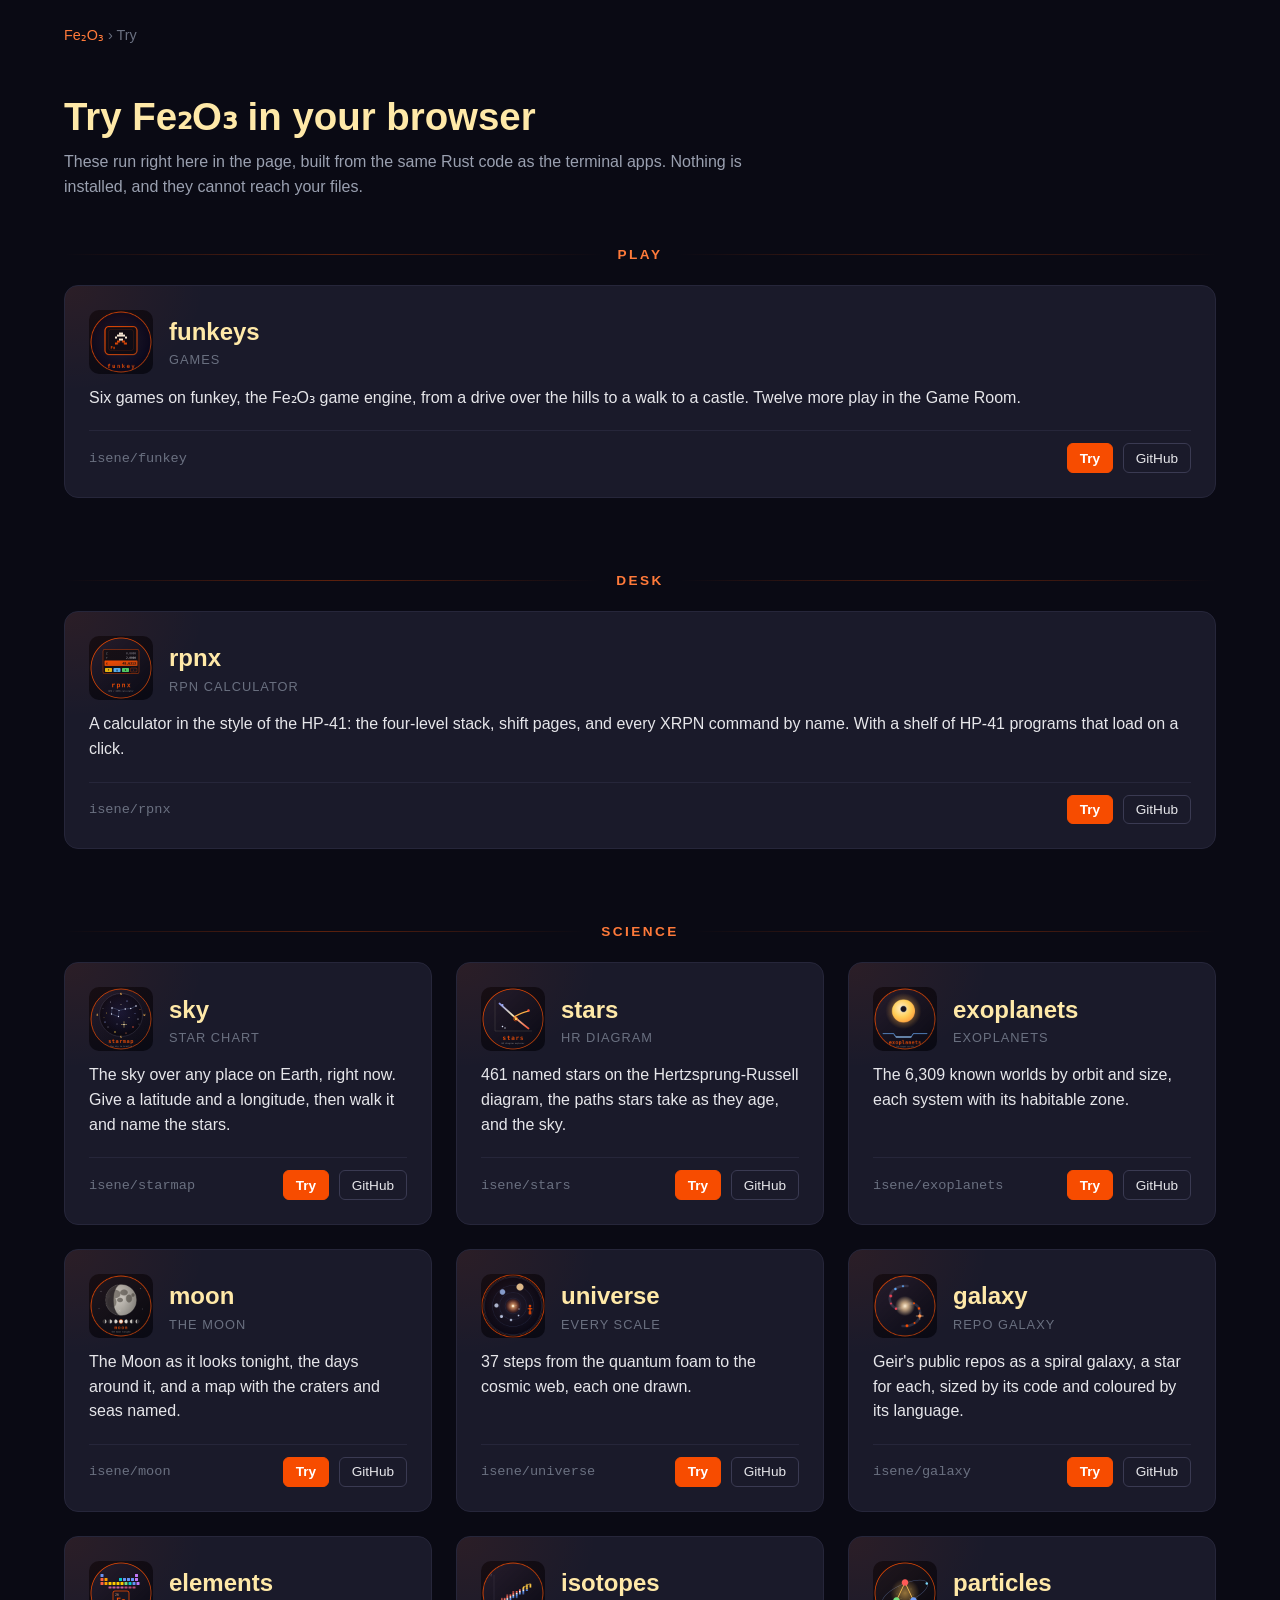
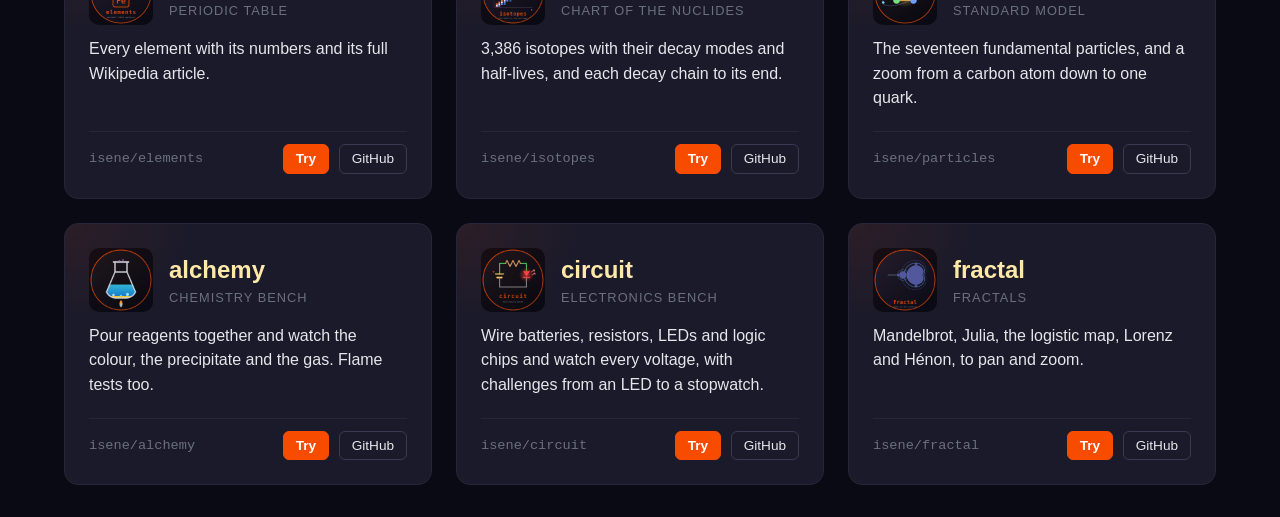
<file: docs/try/index.html>
<!doctype html>
<html lang="en">
<head>
  <meta charset="utf-8">
  <meta name="viewport" content="width=device-width, initial-scale=1">
  <meta http-equiv="Content-Security-Policy" content="default-src 'none'; style-src 'self'; img-src 'self'; base-uri 'none'; form-action 'none'">
  <meta name="referrer" content="no-referrer">
  <title>Try Fe₂O₃ in your browser</title>
  <meta name="description" content="Fe₂O₃ apps and games running in the browser, from the same Rust code as the terminal apps.">
  <link rel="icon" href="../img/fe2o3.svg" type="image/svg+xml">
  <link rel="stylesheet" href="../style.css">
  <link rel="stylesheet" href="try.css">
</head>
<body>
  <main class="container">
    <nav class="crumbs"><a href="../">Fe₂O₃</a> › Try</nav>
    <header class="try-head">
      <h1>Try Fe₂O₃ in your browser</h1>
      <p>These run right here in the page, built from the same Rust code as the terminal apps.
      Nothing is installed, and they cannot reach your files.</p>
    </header>
    <div class="grid-divider first"><span class="grid-divider-label">Play</span></div>
    <div class="grid try-grid">
      <div class="card">
        <div class="card-head">
          <img class="card-logo" src="logos/funkey.png" alt="funkeys logo">
          <div>
            <h3 class="card-title"><a class="card-link" href="funkeys/">funkeys</a></h3>
            <div class="card-kind">Games</div>
          </div>
        </div>
        <p class="card-desc">Six games on funkey, the Fe₂O₃ game engine, from a drive over the hills to a walk to a castle. Twelve more play in the Game Room.</p>
        <div class="card-meta">
          <span class="repo">isene/funkey</span>
          <span class="go"><a class="try" href="funkeys/">Try</a><a href="https://github.com/isene/funkey">GitHub</a></span>
        </div>
      </div>
    </div>
    <div class="grid-divider"><span class="grid-divider-label">Desk</span></div>
    <div class="grid try-grid">
      <div class="card">
        <div class="card-head">
          <img class="card-logo" src="logos/rpnx.png" alt="rpnx logo">
          <div>
            <h3 class="card-title"><a class="card-link" href="app.html?a=rpnx">rpnx</a></h3>
            <div class="card-kind">RPN calculator</div>
          </div>
        </div>
        <p class="card-desc">A calculator in the style of the HP-41: the four-level stack, shift pages, and every XRPN command by name. With a shelf of HP-41 programs that load on a click.</p>
        <div class="card-meta">
          <span class="repo">isene/rpnx</span>
          <span class="go"><a class="try" href="app.html?a=rpnx">Try</a><a href="https://github.com/isene/rpnx">GitHub</a></span>
        </div>
      </div>
    </div>
    <div class="grid-divider"><span class="grid-divider-label">Science</span></div>
    <div class="grid try-grid">
      <div class="card">
        <div class="card-head">
          <img class="card-logo" src="../img/starmap.svg" alt="sky logo">
          <div>
            <h3 class="card-title"><a class="card-link" href="app.html?a=sky">sky</a></h3>
            <div class="card-kind">Star chart</div>
          </div>
        </div>
        <p class="card-desc">The sky over any place on Earth, right now. Give a latitude and a longitude, then walk it and name the stars.</p>
        <div class="card-meta">
          <span class="repo">isene/starmap</span>
          <span class="go"><a class="try" href="app.html?a=sky">Try</a><a href="https://github.com/isene/starmap">GitHub</a></span>
        </div>
      </div>
      <div class="card">
        <div class="card-head">
          <img class="card-logo" src="logos/stars.png" alt="stars logo">
          <div>
            <h3 class="card-title"><a class="card-link" href="app.html?a=stars">stars</a></h3>
            <div class="card-kind">HR diagram</div>
          </div>
        </div>
        <p class="card-desc">461 named stars on the Hertzsprung-Russell diagram, the paths stars take as they age, and the sky.</p>
        <div class="card-meta">
          <span class="repo">isene/stars</span>
          <span class="go"><a class="try" href="app.html?a=stars">Try</a><a href="https://github.com/isene/stars">GitHub</a></span>
        </div>
      </div>
      <div class="card">
        <div class="card-head">
          <img class="card-logo" src="logos/exoplanets.png" alt="exoplanets logo">
          <div>
            <h3 class="card-title"><a class="card-link" href="app.html?a=exoplanets">exoplanets</a></h3>
            <div class="card-kind">Exoplanets</div>
          </div>
        </div>
        <p class="card-desc">The 6,309 known worlds by orbit and size, each system with its habitable zone.</p>
        <div class="card-meta">
          <span class="repo">isene/exoplanets</span>
          <span class="go"><a class="try" href="app.html?a=exoplanets">Try</a><a href="https://github.com/isene/exoplanets">GitHub</a></span>
        </div>
      </div>
      <div class="card">
        <div class="card-head">
          <img class="card-logo" src="logos/moon.png" alt="moon logo">
          <div>
            <h3 class="card-title"><a class="card-link" href="app.html?a=moon">moon</a></h3>
            <div class="card-kind">The Moon</div>
          </div>
        </div>
        <p class="card-desc">The Moon as it looks tonight, the days around it, and a map with the craters and seas named.</p>
        <div class="card-meta">
          <span class="repo">isene/moon</span>
          <span class="go"><a class="try" href="app.html?a=moon">Try</a><a href="https://github.com/isene/moon">GitHub</a></span>
        </div>
      </div>
      <div class="card">
        <div class="card-head">
          <img class="card-logo" src="logos/universe.png" alt="universe logo">
          <div>
            <h3 class="card-title"><a class="card-link" href="app.html?a=universe">universe</a></h3>
            <div class="card-kind">Every scale</div>
          </div>
        </div>
        <p class="card-desc">37 steps from the quantum foam to the cosmic web, each one drawn.</p>
        <div class="card-meta">
          <span class="repo">isene/universe</span>
          <span class="go"><a class="try" href="app.html?a=universe">Try</a><a href="https://github.com/isene/universe">GitHub</a></span>
        </div>
      </div>
      <div class="card">
        <div class="card-head">
          <img class="card-logo" src="logos/galaxy.png" alt="galaxy logo">
          <div>
            <h3 class="card-title"><a class="card-link" href="app.html?a=galaxy">galaxy</a></h3>
            <div class="card-kind">Repo galaxy</div>
          </div>
        </div>
        <p class="card-desc">Geir's public repos as a spiral galaxy, a star for each, sized by its code and coloured by its language.</p>
        <div class="card-meta">
          <span class="repo">isene/galaxy</span>
          <span class="go"><a class="try" href="app.html?a=galaxy">Try</a><a href="https://github.com/isene/galaxy">GitHub</a></span>
        </div>
      </div>
      <div class="card">
        <div class="card-head">
          <img class="card-logo" src="logos/elements.png" alt="elements logo">
          <div>
            <h3 class="card-title"><a class="card-link" href="app.html?a=elements">elements</a></h3>
            <div class="card-kind">Periodic table</div>
          </div>
        </div>
        <p class="card-desc">Every element with its numbers and its full Wikipedia article.</p>
        <div class="card-meta">
          <span class="repo">isene/elements</span>
          <span class="go"><a class="try" href="app.html?a=elements">Try</a><a href="https://github.com/isene/elements">GitHub</a></span>
        </div>
      </div>
      <div class="card">
        <div class="card-head">
          <img class="card-logo" src="logos/isotopes.png" alt="isotopes logo">
          <div>
            <h3 class="card-title"><a class="card-link" href="app.html?a=isotopes">isotopes</a></h3>
            <div class="card-kind">Chart of the nuclides</div>
          </div>
        </div>
        <p class="card-desc">3,386 isotopes with their decay modes and half-lives, and each decay chain to its end.</p>
        <div class="card-meta">
          <span class="repo">isene/isotopes</span>
          <span class="go"><a class="try" href="app.html?a=isotopes">Try</a><a href="https://github.com/isene/isotopes">GitHub</a></span>
        </div>
      </div>
      <div class="card">
        <div class="card-head">
          <img class="card-logo" src="logos/particles.png" alt="particles logo">
          <div>
            <h3 class="card-title"><a class="card-link" href="app.html?a=particles">particles</a></h3>
            <div class="card-kind">Standard Model</div>
          </div>
        </div>
        <p class="card-desc">The seventeen fundamental particles, and a zoom from a carbon atom down to one quark.</p>
        <div class="card-meta">
          <span class="repo">isene/particles</span>
          <span class="go"><a class="try" href="app.html?a=particles">Try</a><a href="https://github.com/isene/particles">GitHub</a></span>
        </div>
      </div>
      <div class="card">
        <div class="card-head">
          <img class="card-logo" src="logos/alchemy.png" alt="alchemy logo">
          <div>
            <h3 class="card-title"><a class="card-link" href="app.html?a=alchemy">alchemy</a></h3>
            <div class="card-kind">Chemistry bench</div>
          </div>
        </div>
        <p class="card-desc">Pour reagents together and watch the colour, the precipitate and the gas. Flame tests too.</p>
        <div class="card-meta">
          <span class="repo">isene/alchemy</span>
          <span class="go"><a class="try" href="app.html?a=alchemy">Try</a><a href="https://github.com/isene/alchemy">GitHub</a></span>
        </div>
      </div>
      <div class="card">
        <div class="card-head">
          <img class="card-logo" src="logos/circuit.png" alt="circuit logo">
          <div>
            <h3 class="card-title"><a class="card-link" href="app.html?a=circuit">circuit</a></h3>
            <div class="card-kind">Electronics bench</div>
          </div>
        </div>
        <p class="card-desc">Wire batteries, resistors, LEDs and logic chips and watch every voltage, with challenges from an LED to a stopwatch.</p>
        <div class="card-meta">
          <span class="repo">isene/circuit</span>
          <span class="go"><a class="try" href="app.html?a=circuit">Try</a><a href="https://github.com/isene/circuit">GitHub</a></span>
        </div>
      </div>
      <div class="card">
        <div class="card-head">
          <img class="card-logo" src="logos/fractal.png" alt="fractal logo">
          <div>
            <h3 class="card-title"><a class="card-link" href="app.html?a=fractal">fractal</a></h3>
            <div class="card-kind">Fractals</div>
          </div>
        </div>
        <p class="card-desc">Mandelbrot, Julia, the logistic map, Lorenz and Hénon, to pan and zoom.</p>
        <div class="card-meta">
          <span class="repo">isene/fractal</span>
          <span class="go"><a class="try" href="app.html?a=fractal">Try</a><a href="https://github.com/isene/fractal">GitHub</a></span>
        </div>
      </div>
    </div>
  </main>
</body>
</html>
</file>
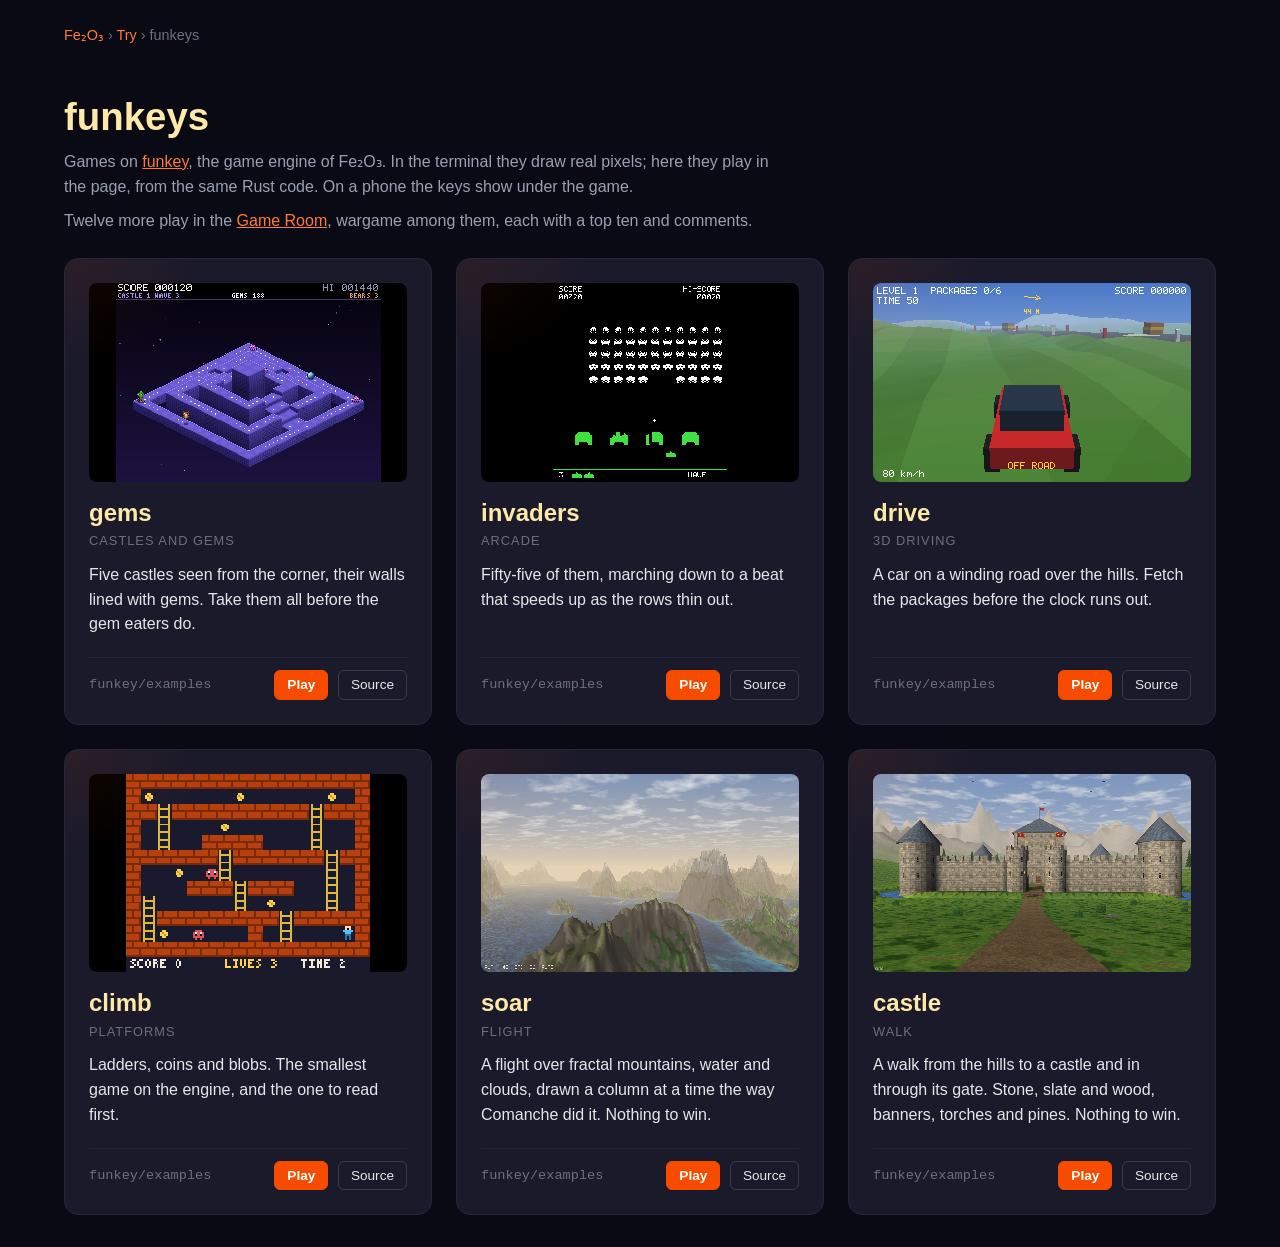
<file: docs/try/funkeys/index.html>
<!doctype html>
<html lang="en">
<head>
  <meta charset="utf-8">
  <meta name="viewport" content="width=device-width, initial-scale=1">
  <meta http-equiv="Content-Security-Policy" content="default-src 'none'; style-src 'self'; img-src 'self'; base-uri 'none'; form-action 'none'">
  <meta name="referrer" content="no-referrer">
  <title>funkeys · try Fe₂O₃</title>
  <meta name="description" content="Games built on funkey, the Fe₂O₃ game engine, playing in the browser.">
  <link rel="icon" href="../../img/fe2o3.svg" type="image/svg+xml">
  <link rel="stylesheet" href="../../style.css">
  <link rel="stylesheet" href="../try.css">
</head>
<body>
  <main class="container">
    <nav class="crumbs"><a href="../../">Fe₂O₃</a> › <a href="../">Try</a> › funkeys</nav>
    <header class="try-head">
      <h1>funkeys</h1>
      <p>Games on <a href="https://github.com/isene/funkey">funkey</a>, the game engine of Fe₂O₃.
      In the terminal they draw real pixels; here they play in the page, from the same Rust code.
      On a phone the keys show under the game.</p>
      <p>Twelve more play in the <a href="https://isene.com/games/">Game Room</a>, wargame among them,
      each with a top ten and comments.</p>
    </header>
    <div class="grid try-grid">
      <div class="card">
        <img class="card-shot" src="img/gems.png" alt="gems: a bear jumps on the wall of a castle lined with gems">
        <div>
          <h3 class="card-title"><a class="card-link" href="play.html?g=gems">gems</a></h3>
          <div class="card-kind">Castles and gems</div>
        </div>
        <p class="card-desc">Five castles seen from the corner, their walls lined with gems. Take them all before the gem eaters do.</p>
        <div class="card-meta">
          <span class="repo">funkey/examples</span>
          <span class="go"><a class="try" href="play.html?g=gems">Play</a><a href="https://github.com/isene/funkey/blob/master/examples/gems.rs">Source</a></span>
        </div>
      </div>
      <div class="card">
        <img class="card-shot" src="img/invaders.png" alt="invaders: five rows of eleven above four shields">
        <div>
          <h3 class="card-title"><a class="card-link" href="play.html?g=invaders">invaders</a></h3>
          <div class="card-kind">Arcade</div>
        </div>
        <p class="card-desc">Fifty-five of them, marching down to a beat that speeds up as the rows thin out.</p>
        <div class="card-meta">
          <span class="repo">funkey/examples</span>
          <span class="go"><a class="try" href="play.html?g=invaders">Play</a><a href="https://github.com/isene/funkey/blob/master/examples/invaders.rs">Source</a></span>
        </div>
      </div>
      <div class="card">
        <img class="card-shot" src="img/drive.png" alt="drive: a red car on a road over green hills">
        <div>
          <h3 class="card-title"><a class="card-link" href="play.html?g=drive">drive</a></h3>
          <div class="card-kind">3D driving</div>
        </div>
        <p class="card-desc">A car on a winding road over the hills. Fetch the packages before the clock runs out.</p>
        <div class="card-meta">
          <span class="repo">funkey/examples</span>
          <span class="go"><a class="try" href="play.html?g=drive">Play</a><a href="https://github.com/isene/funkey/blob/master/examples/drive.rs">Source</a></span>
        </div>
      </div>
      <div class="card">
        <img class="card-shot" src="img/climb.png" alt="climb: bricks, ladders and coins">
        <div>
          <h3 class="card-title"><a class="card-link" href="play.html?g=climb">climb</a></h3>
          <div class="card-kind">Platforms</div>
        </div>
        <p class="card-desc">Ladders, coins and blobs. The smallest game on the engine, and the one to read first.</p>
        <div class="card-meta">
          <span class="repo">funkey/examples</span>
          <span class="go"><a class="try" href="play.html?g=climb">Play</a><a href="https://github.com/isene/funkey/blob/master/examples/climb.rs">Source</a></span>
        </div>
      </div>
      <div class="card">
        <img class="card-shot" src="img/soar.png" alt="soar: rocky green peaks rising from a blue sea, more peaks fading into the haze, clouds above">
        <div>
          <h3 class="card-title"><a class="card-link" href="play.html?g=soar">soar</a></h3>
          <div class="card-kind">Flight</div>
        </div>
        <p class="card-desc">A flight over fractal mountains, water and clouds, drawn a column at a time the way Comanche did it. Nothing to win.</p>
        <div class="card-meta">
          <span class="repo">funkey/examples</span>
          <span class="go"><a class="try" href="play.html?g=soar">Play</a><a href="https://github.com/isene/funkey/blob/master/examples/soar.rs">Source</a></span>
        </div>
      </div>
      <div class="card">
        <img class="card-shot" src="img/castle.png" alt="castle: a dirt path across the grass to a stone castle with round towers, slate roofs and red banners, mountains behind">
        <div>
          <h3 class="card-title"><a class="card-link" href="play.html?g=castle">castle</a></h3>
          <div class="card-kind">Walk</div>
        </div>
        <p class="card-desc">A walk from the hills to a castle and in through its gate. Stone, slate and wood, banners, torches and pines. Nothing to win.</p>
        <div class="card-meta">
          <span class="repo">funkey/examples</span>
          <span class="go"><a class="try" href="play.html?g=castle">Play</a><a href="https://github.com/isene/funkey/blob/master/examples/castle.rs">Source</a></span>
        </div>
      </div>
    </div>
  </main>
</body>
</html>
</file>
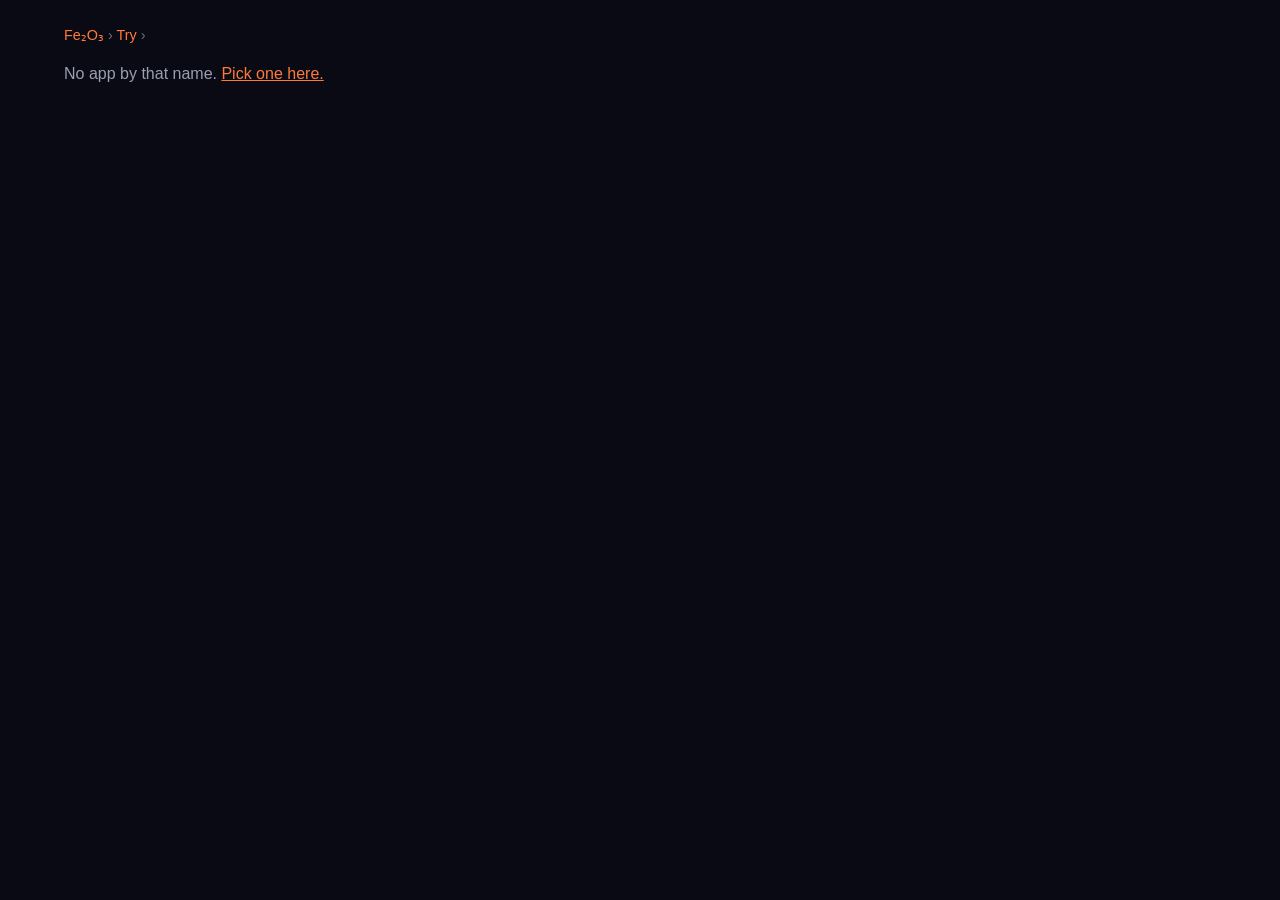
<file: docs/try/app.html>
<!doctype html>
<html lang="en">
<head>
  <meta charset="utf-8">
  <meta name="viewport" content="width=device-width, initial-scale=1">
  <meta http-equiv="Content-Security-Policy" content="default-src 'none'; script-src 'self' 'wasm-unsafe-eval'; style-src 'self' 'sha256-47DEQpj8HBSa+/TImW+5JCeuQeRkm5NMpJWZG3hSuFU=' 'sha256-e7uFiLwOXun+DD/anFg9kqM1kEud9GWAPq/orhzZ9YU='; img-src 'self'; connect-src 'self'; base-uri 'none'; form-action 'none'">
  <meta name="referrer" content="no-referrer">
  <title>Try Fe₂O₃</title>
  <link rel="icon" href="../img/fe2o3.svg" type="image/svg+xml">
  <link rel="stylesheet" href="../style.css">
  <link rel="stylesheet" href="term/xterm.css">
  <link rel="stylesheet" href="try.css?v=4">
</head>
<body>
  <main class="container">
    <nav class="crumbs"><a href="../">Fe₂O₃</a> › <a href="./">Try</a> › <span id="name"></span></nav>
    <div class="app" id="app" hidden>
      <div class="screen" id="screen"></div>
      <div class="pad keybar" id="pad" hidden></div>
      <p class="bar">
        <button type="button" id="full">Full screen</button>
        <button type="button" id="keys">Keys on screen</button>
        <a id="repo" href="https://github.com/isene">GitHub</a>
      </p>
      <p class="help" id="help"></p>
    </div>
    <p class="help" id="none" hidden>No app by that name. <a href="./">Pick one here.</a></p>
  </main>
  <script src="term/xterm.js?v=6.0.0"></script>
  <script src="term/addon-fit.js?v=0.11.0"></script>
  <script src="term/addon-webgl.js?v=0.19.0"></script>
  <script src="term/addon-image.js?v=0.9.0"></script>
  <script src="term/term.js?v=6"></script>
  <script src="app.js?v=5"></script>
</body>
</html>
</file>
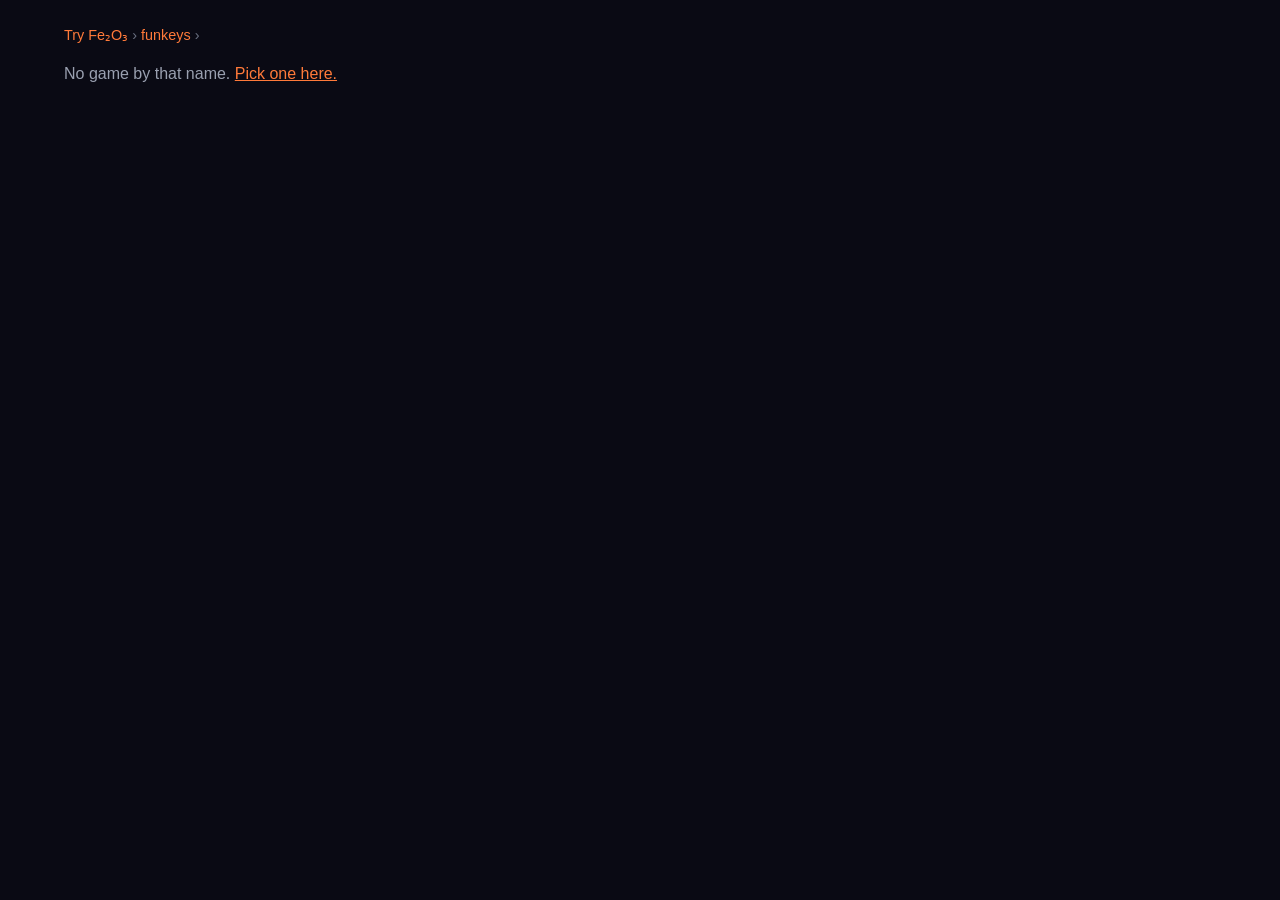
<file: docs/try/funkeys/play.html>
<!doctype html>
<html lang="en">
<head>
  <meta charset="utf-8">
  <meta name="viewport" content="width=device-width, initial-scale=1">
  <meta http-equiv="Content-Security-Policy" content="default-src 'none'; script-src 'self' 'wasm-unsafe-eval'; style-src 'self'; img-src 'self'; connect-src 'self' https://isene.com; base-uri 'none'; form-action 'none'">
  <meta name="referrer" content="no-referrer">
  <title>Play · try Fe₂O₃</title>
  <link rel="icon" href="../../img/fe2o3.svg" type="image/svg+xml">
  <link rel="stylesheet" href="../../style.css">
  <link rel="stylesheet" href="../try.css">
</head>
<body>
  <main class="container">
    <nav class="crumbs"><a href="../">Try Fe₂O₃</a> › <a href="./">funkeys</a> › <span id="name"></span></nav>
    <div class="game" id="game" hidden>
      <canvas id="screen"></canvas>
      <div class="pad" id="pad" hidden></div>
      <p class="bar">
        <button type="button" id="full">Full screen</button>
        <button type="button" id="keys">Keys on screen</button>
        <a id="src" href="https://github.com/isene/funkey">Source</a>
      </p>
      <p class="help" id="help"></p>
    </div>
    <p class="help" id="none" hidden>No game by that name. <a href="./">Pick one here.</a></p>
  </main>
  <script src="../funkey.js?v=2"></script>
  <script src="game.js?v=15"></script>
</body>
</html>
</file>
<file: docs/style.css>
/* Fe2O3 site - dark starfield with rust accent */

:root {
  --rust: #f74c00;
  --rust-dark: #b7410e;
  --rust-glow: #ff7a3a;
  --bg: #0a0a14;
  --bg-elev: #161622;
  --bg-card: #1a1a2a;
  --fg: #e6e6ea;
  --fg-dim: #9aa0b0;
  --fg-mute: #6a7080;
  --cyan: #80dfff;
  --green: #4ade80;
  --yellow: #ffe9a8;
}

* { box-sizing: border-box; margin: 0; padding: 0; }

html, body {
  background: var(--bg);
  color: var(--fg);
  font-family: -apple-system, BlinkMacSystemFont, "Segoe UI", Roboto, sans-serif;
  line-height: 1.55;
  min-height: 100vh;
  overflow-x: hidden;
}

/* Starfield backdrop (CSS-only, no JS) */
body::before {
  content: "";
  position: fixed;
  inset: 0;
  background:
    radial-gradient(1px 1px at 20% 30%,  rgba(255,255,255,0.6), transparent 50%),
    radial-gradient(1px 1px at 60% 20%,  rgba(255,255,255,0.4), transparent 50%),
    radial-gradient(1px 1px at 80% 60%,  rgba(255,255,255,0.7), transparent 50%),
    radial-gradient(1px 1px at 30% 80%,  rgba(255,255,255,0.5), transparent 50%),
    radial-gradient(1px 1px at 70% 90%,  rgba(255,255,255,0.6), transparent 50%),
    radial-gradient(1px 1px at 90% 40%,  rgba(128,223,255,0.5), transparent 50%),
    radial-gradient(2px 2px at 10% 70%,  rgba(255,233,168,0.5), transparent 50%),
    radial-gradient(1px 1px at 50% 50%,  rgba(255,255,255,0.4), transparent 50%),
    radial-gradient(1200px 800px at 80% -10%, rgba(247,76,0,0.12), transparent 60%),
    radial-gradient(900px 600px at -10% 100%, rgba(128,223,255,0.08), transparent 60%);
  pointer-events: none;
  z-index: -1;
}

.container {
  max-width: 1200px;
  margin: 0 auto;
  padding: 0 1.5rem;
}

/* Hero */
.hero {
  padding: 6rem 0 4rem;
  text-align: center;
}

.hero-logo {
  width: 160px;
  height: 160px;
  margin: 0 auto 1.5rem;
  display: block;
  filter: drop-shadow(0 0 40px rgba(247, 76, 0, 0.45));
}

.hero h1 {
  font-size: clamp(2.5rem, 6vw, 4.5rem);
  font-weight: 800;
  letter-spacing: -0.02em;
  background: linear-gradient(135deg, #ffe9a8 0%, var(--rust) 50%, var(--cyan) 100%);
  -webkit-background-clip: text;
  background-clip: text;
  color: transparent;
  margin-bottom: 0.5rem;
}

.hero .formula {
  font-family: "Times New Roman", serif;
  font-style: italic;
  font-size: 1.1em;
}
.hero .formula sub { font-size: 0.65em; }

.tagline {
  font-size: clamp(1rem, 2vw, 1.3rem);
  color: var(--fg-dim);
  margin-bottom: 2rem;
  max-width: 640px;
  margin-left: auto;
  margin-right: auto;
}

.badges {
  display: flex;
  justify-content: center;
  gap: 0.5rem;
  flex-wrap: wrap;
  margin-bottom: 2rem;
}
.badges img { height: 20px; }

.cta {
  display: inline-flex;
  gap: 1rem;
  flex-wrap: wrap;
  justify-content: center;
}
.cta a {
  display: inline-block;
  padding: 0.75rem 1.5rem;
  border-radius: 8px;
  text-decoration: none;
  font-weight: 600;
  transition: transform 0.15s, box-shadow 0.15s;
}
.cta a:hover { transform: translateY(-2px); box-shadow: 0 10px 30px rgba(0,0,0,0.4); }
.cta .primary {
  background: linear-gradient(135deg, var(--rust), var(--rust-dark));
  color: white;
}
.cta .secondary {
  background: var(--bg-card);
  color: var(--fg);
  border: 1px solid #333;
}

/* Section headers */
section {
  padding: 4rem 0;
}
section h2 {
  font-size: 2rem;
  font-weight: 700;
  margin-bottom: 0.5rem;
  color: var(--yellow);
}
section .section-intro {
  color: var(--fg-dim);
  max-width: 720px;
  margin-bottom: 2.5rem;
}

/* Grid of tool cards */
.grid {
  display: grid;
  grid-template-columns: repeat(auto-fit, minmax(300px, 1fr));
  gap: 1.5rem;
}

/* Visual break between the apps grid and the libraries grid: a thin
   horizontal rule on each side with a centered label. The rule
   colours follow the rust accent at low opacity to match the page. */
.grid-divider {
  display: flex;
  align-items: center;
  gap: 1rem;
  margin: 2.5rem 0 1.25rem;
  color: var(--fg-mute);
  font-size: 0.85rem;
  text-transform: uppercase;
  letter-spacing: 0.18em;
}
.grid-divider.first {
  margin-top: 1.25rem;
}
.grid-divider::before,
.grid-divider::after {
  content: "";
  flex: 1;
  height: 1px;
  background: linear-gradient(to right, transparent, rgba(247, 76, 0, 0.35), transparent);
}
.grid-divider-label {
  white-space: nowrap;
  color: var(--rust-glow, #f74c00);
  font-weight: 600;
}

.card {
  background: var(--bg-card);
  border: 1px solid #26263a;
  border-radius: 14px;
  padding: 1.5rem;
  transition: transform 0.2s, border-color 0.2s, box-shadow 0.2s;
  position: relative;
  overflow: hidden;
  text-decoration: none;
  color: inherit;
  display: flex;
  flex-direction: column;
  gap: 0.75rem;
}
.card:hover {
  transform: translateY(-4px);
  border-color: var(--rust);
  box-shadow: 0 20px 50px rgba(247, 76, 0, 0.2);
}
.card::before {
  content: "";
  position: absolute;
  inset: 0;
  background: radial-gradient(200px 150px at 0% 0%, rgba(247, 76, 0, 0.08), transparent 70%);
  pointer-events: none;
}

.card-head {
  display: flex;
  align-items: center;
  gap: 1rem;
}
.card-logo {
  width: 64px;
  height: 64px;
  flex-shrink: 0;
  border-radius: 10px;
  background: #0a0a14;
}
.card-title {
  font-size: 1.5rem;
  font-weight: 700;
  color: var(--yellow);
  margin: 0;
}
/* Stretched-link pattern: the title is the actual link, but its
   ::after overlays the whole .card so the entire surface clicks
   through to the repo. Required because <a class="card"> can't
   contain a nested <a> (e.g. the Ruby-equivalent reference) — the
   HTML5 parser otherwise yanks every block element after the inner
   <a> out of the card and into the grid as a sibling. */
.card-link {
  color: inherit;
  text-decoration: none;
}
.card-link::after {
  content: "";
  position: absolute;
  inset: 0;
  z-index: 1;
}
.card-ruby a {
  position: relative;
  z-index: 2;
}
.card-kind {
  font-size: 0.8rem;
  color: var(--fg-mute);
  text-transform: uppercase;
  letter-spacing: 0.08em;
}
.card-kind.lib { color: var(--cyan); }
.card-kind.companion { color: #a78bfa; }

/* Companion cards: visually distinct from the Rust suite proper.
   Left-edge accent in Kotlin/Android purple, faint border tint,
   hover stays in the same family rather than the rust glow. */
.card.companion {
  border-color: #2d2640;
  border-left: 3px solid #7f52ff;
}
.card.companion::before {
  background: radial-gradient(200px 150px at 0% 0%, rgba(127, 82, 255, 0.10), transparent 70%);
}
.card.companion:hover {
  border-color: #a78bfa;
  box-shadow: 0 20px 50px rgba(127, 82, 255, 0.18);
}

.card-ruby {
  font-size: 0.78rem;
  color: var(--fg-mute);
  margin-top: 0.15rem;
}
.card-ruby a {
  color: #e2544a;  /* faint Ruby red */
  text-decoration: none;
  font-family: ui-monospace, "SF Mono", Menlo, monospace;
}
.card-ruby a:hover { text-decoration: underline; }

.card-desc {
  color: var(--fg);
  flex-grow: 1;
}

.card-meta {
  display: flex;
  align-items: center;
  justify-content: space-between;
  gap: 0.5rem;
  margin-top: 0.5rem;
  padding-top: 0.75rem;
  border-top: 1px solid #26263a;
}
.card-meta img { height: 20px; }
.card-meta .repo {
  color: var(--fg-mute);
  font-size: 0.85rem;
  font-family: ui-monospace, "SF Mono", Menlo, monospace;
}

/* Install section */
.install pre {
  background: #05050a;
  border: 1px solid #26263a;
  border-radius: 10px;
  padding: 1.25rem 1.5rem;
  overflow-x: auto;
  font-family: ui-monospace, "SF Mono", Menlo, monospace;
  font-size: 0.92rem;
  color: #e6e6ea;
  line-height: 1.6;
}
.install pre .comment { color: var(--fg-mute); }
.install pre .cmd { color: var(--green); }

/* Features / why */
.features {
  display: grid;
  grid-template-columns: repeat(auto-fit, minmax(260px, 1fr));
  gap: 1.25rem;
}
.feature {
  background: var(--bg-card);
  border-left: 3px solid var(--rust);
  border-radius: 6px;
  padding: 1.25rem;
}
.feature h3 {
  color: var(--rust-glow);
  font-size: 1.1rem;
  margin-bottom: 0.4rem;
}
.feature p { color: var(--fg-dim); font-size: 0.95rem; }

/* Footer */
footer {
  padding: 3rem 0 4rem;
  text-align: center;
  color: var(--fg-mute);
  border-top: 1px solid #1a1a2a;
  margin-top: 4rem;
}
footer a { color: var(--rust-glow); text-decoration: none; }
footer a:hover { text-decoration: underline; }

@media (max-width: 600px) {
  .hero { padding: 4rem 0 2rem; }
  .card { padding: 1.25rem; }
  .card-head { flex-direction: column; text-align: center; }
}

/* The launcher block: a wide card with the grid screenshot beside the
   words. Stacks on narrow screens like everything else here. */
.launcher {
  display: flex;
  gap: 1.75rem;
  align-items: center;
  margin: 0 0 2.5rem;
  padding: 1.5rem;
  border: 1px solid rgba(247, 76, 0, 0.35);
  border-radius: 10px;
  background: linear-gradient(135deg, rgba(247, 76, 0, 0.07), rgba(0, 0, 0, 0));
}
.launcher-shot {
  flex: 1 1 52%;
  min-width: 0;
}
.launcher-shot img {
  width: 100%;
  height: auto;
  display: block;
  border-radius: 6px;
  border: 1px solid rgba(255, 255, 255, 0.08);
}
.launcher-copy {
  flex: 1 1 44%;
  min-width: 0;
}
.launcher-copy h3 {
  margin: 0 0 0.5rem;
  color: var(--rust-glow, #f74c00);
  font-size: 1.25rem;
}
.launcher-copy p {
  margin: 0 0 0.75rem;
}
.launcher-copy pre {
  margin: 0;
}
@media (max-width: 760px) {
  .launcher { flex-direction: column; align-items: stretch; }
}
</file>
<file: docs/try/try.css>
/* The try pages: apps and games that run in the browser. Built on the
   landing page's style.css (colours, cards, grid). */

.try-head { padding: 3rem 0 1.5rem; }
.try-head h1 { font-size: 2.4rem; color: var(--yellow); line-height: 1.2; }
.try-head p { color: var(--fg-dim); max-width: 720px; margin-top: 0.6rem; }
.try-head a, .help a { color: var(--rust-glow); }
.crumbs { font-size: 0.9rem; color: var(--fg-mute); padding-top: 1.5rem; }
.crumbs a { color: var(--rust-glow); text-decoration: none; }
.crumbs a:hover { text-decoration: underline; }
.try-grid { padding-bottom: 2rem; }

/* A card's buttons sit above the stretched title link. */
.card-meta .go { display: flex; gap: 0.6rem; position: relative; z-index: 2; }
.card-meta .go a { font-size: 0.85rem; text-decoration: none; padding: 0.2rem 0.75rem; border-radius: 6px;
  border: 1px solid #3a3a52; color: var(--fg); }
.card-meta .go a.try { background: var(--rust); border-color: var(--rust); color: #fff; font-weight: 600; }
.card-meta .go a:hover { border-color: var(--rust-glow); }
.card-shot { width: 100%; aspect-ratio: 16 / 10; object-fit: contain; background: #000; border-radius: 8px;
  image-rendering: pixelated; }

/* A game: the canvas, its buttons, the keys on the screen. */
.game { margin: 1rem auto 0; }
.game canvas { display: block; width: 100%; background: #000; }
.game .fk.on canvas { outline: 2px solid var(--yellow); outline-offset: 2px; }
.bar { margin: 0.6rem 0 0; display: flex; flex-wrap: wrap; gap: 0.5rem; align-items: center; }
.bar button, .bar a, .pad button { font: inherit; color: var(--fg); background: var(--bg-card); border: 1px solid #3a3a52;
  border-radius: 6px; cursor: pointer; }
.bar button, .bar a { font-size: 0.9rem; padding: 0.25rem 0.8rem; text-decoration: none; }
.bar button:hover, .bar a:hover { border-color: var(--rust-glow); }
.help { color: var(--fg-dim); margin: 1rem 0 3rem; max-width: 760px; }
.help kbd { font-family: ui-monospace, "SF Mono", Menlo, monospace; font-size: 0.85em; padding: 0.05rem 0.35rem;
  border: 1px solid #3a3a52; border-radius: 4px; background: var(--bg-card); color: var(--fg); }

.pad { display: flex; flex-wrap: wrap; justify-content: space-between; gap: 0.8rem; margin: 0.6rem 0 0;
  user-select: none; -webkit-user-select: none; }
.pad[hidden] { display: none; }
.pad .move, .pad .keys { display: grid; gap: 0.3rem; }
.pad .move { grid-template-columns: repeat(3, 3.4rem); grid-auto-rows: 3.2rem; }
.pad .keys { grid-template-columns: repeat(3, 4.4rem); grid-auto-rows: 3.2rem; }
.pad .keys.wide { grid-template-columns: repeat(4, 4rem); }
.pad button { padding: 0; font-weight: 600; font-size: 1.1rem; line-height: 1.05; touch-action: none;
  -webkit-touch-callout: none; }
.pad button.gap { visibility: hidden; }
.pad button small { display: block; font-size: 0.6rem; font-weight: 400; opacity: 0.7; }
.pad button.down { background: var(--yellow); color: #000; }

.game:fullscreen { background: #000; box-sizing: border-box; padding: 0.5rem; margin: 0; max-width: none; display: grid;
  gap: 0.5rem; grid-template: "screen" 1fr "pad" auto / 1fr; }
.game:fullscreen .fk { grid-area: screen; min-height: 0; }
.game:fullscreen .fk, .game:fullscreen canvas { width: 100%; height: 100%; }
.game:fullscreen canvas { aspect-ratio: auto !important; object-fit: contain; }
.game:fullscreen .fk.on canvas { outline: none; }
.game:fullscreen .pad { grid-area: pad; margin: 0; }
.game:fullscreen .bar, .game:fullscreen .help { display: none; }
@media (orientation: landscape) {
  .game:fullscreen { grid-template: "move screen keys" 1fr / auto 1fr auto; align-items: center; }
  .game:fullscreen .pad:not([hidden]) { display: contents; }
  .game:fullscreen .move { grid-area: move; }
  .game:fullscreen .keys { grid-area: keys; }
}

/* A terminal app: xterm.js in a box most of the window high. */
.app { margin: 1rem 0 0; }
/* The padding sits on xterm's own element and the edge is a shadow, so
   the fit addon counts only room for text. */
.app .screen { height: min(72vh, 46rem); background: #0a0910; box-shadow: 0 0 0 1px #26263a; border-radius: 8px; }
.app .screen .xterm { padding: 6px; }
/* Keys go in while the terminal has the focus. */
.app .screen.on { box-shadow: 0 0 0 2px var(--yellow); }
.pad.keybar { justify-content: flex-start; gap: 0.3rem; }
.pad.keybar button { min-width: 3rem; height: 2.6rem; padding: 0 0.6rem; font-size: 1rem; }
.app:fullscreen { background: #0a0910; box-sizing: border-box; padding: 0.5rem; display: flex; flex-direction: column; gap: 0.5rem; }
.app:fullscreen .screen { flex: 1; height: auto; border: 0; }
.app:fullscreen .bar, .app:fullscreen .help { display: none; }

/* In a frame on another page (?embed): the terminal fills the frame, the rest hides. */
body.embed { overflow: hidden; }
body.embed::before { display: none; }
.embed .container { max-width: none; padding: 0; }
.embed .crumbs, .embed .bar, .embed .help { display: none; }
.embed .app { margin: 0; height: 100vh; display: flex; flex-direction: column; }
.embed .app .screen { flex: 1; height: auto; border-radius: 0; }

/* rpnx's program library: a shelf of buttons per category, the F-keys, the notes. */
.library { margin: -1.5rem 0 3rem; max-width: 760px; }
.library h2 { font-size: 1.1rem; color: var(--yellow); margin-bottom: 0.6rem; }
.library .shelf, .library .run { display: flex; flex-wrap: wrap; gap: 0.4rem; align-items: center; margin-bottom: 0.4rem; }
.library .shelf span, .library .run span { color: var(--fg-mute); font-size: 0.85rem; min-width: 8rem; }
.library button { font: inherit; font-size: 0.9rem; color: var(--fg); background: var(--bg-card); border: 1px solid #3a3a52;
  border-radius: 6px; padding: 0.25rem 0.8rem; cursor: pointer; touch-action: manipulation; }
.library button:hover { border-color: var(--rust-glow); }
.library .shelf button.on { border-color: var(--yellow); color: var(--yellow); }
.library .run { margin-top: 0.8rem; }
.library .about { color: var(--fg-dim); margin-top: 0.8rem; }
.library .about a { color: var(--rust-glow); }
.app:fullscreen .library { display: none; }

@media (max-width: 600px) {
  .library .shelf span, .library .run span { min-width: 100%; }
  .try-head h1 { font-size: 1.9rem; }
  .pad .move { grid-template-columns: repeat(3, 3rem); grid-auto-rows: 3rem; }
  .pad .keys, .pad .keys.wide { grid-template-columns: repeat(3, 3.6rem); grid-auto-rows: 3rem; }
}
</file>
<file: docs/try/term/xterm.css>
/**
 * Copyright (c) 2014 The xterm.js authors. All rights reserved.
 * Copyright (c) 2012-2013, Christopher Jeffrey (MIT License)
 * https://github.com/chjj/term.js
 * @license MIT
 *
 * Permission is hereby granted, free of charge, to any person obtaining a copy
 * of this software and associated documentation files (the "Software"), to deal
 * in the Software without restriction, including without limitation the rights
 * to use, copy, modify, merge, publish, distribute, sublicense, and/or sell
 * copies of the Software, and to permit persons to whom the Software is
 * furnished to do so, subject to the following conditions:
 *
 * The above copyright notice and this permission notice shall be included in
 * all copies or substantial portions of the Software.
 *
 * THE SOFTWARE IS PROVIDED "AS IS", WITHOUT WARRANTY OF ANY KIND, EXPRESS OR
 * IMPLIED, INCLUDING BUT NOT LIMITED TO THE WARRANTIES OF MERCHANTABILITY,
 * FITNESS FOR A PARTICULAR PURPOSE AND NONINFRINGEMENT. IN NO EVENT SHALL THE
 * AUTHORS OR COPYRIGHT HOLDERS BE LIABLE FOR ANY CLAIM, DAMAGES OR OTHER
 * LIABILITY, WHETHER IN AN ACTION OF CONTRACT, TORT OR OTHERWISE, ARISING FROM,
 * OUT OF OR IN CONNECTION WITH THE SOFTWARE OR THE USE OR OTHER DEALINGS IN
 * THE SOFTWARE.
 *
 * Originally forked from (with the author's permission):
 *   Fabrice Bellard's javascript vt100 for jslinux:
 *   http://bellard.org/jslinux/
 *   Copyright (c) 2011 Fabrice Bellard
 *   The original design remains. The terminal itself
 *   has been extended to include xterm CSI codes, among
 *   other features.
 */

/**
 *  Default styles for xterm.js
 */

.xterm {
    cursor: text;
    position: relative;
    user-select: none;
    -ms-user-select: none;
    -webkit-user-select: none;
}

.xterm.focus,
.xterm:focus {
    outline: none;
}

.xterm .xterm-helpers {
    position: absolute;
    top: 0;
    /**
     * The z-index of the helpers must be higher than the canvases in order for
     * IMEs to appear on top.
     */
    z-index: 5;
}

.xterm .xterm-helper-textarea {
    padding: 0;
    border: 0;
    margin: 0;
    /* Move textarea out of the screen to the far left, so that the cursor is not visible */
    position: absolute;
    opacity: 0;
    left: -9999em;
    top: 0;
    width: 0;
    height: 0;
    z-index: -5;
    /** Prevent wrapping so the IME appears against the textarea at the correct position */
    white-space: nowrap;
    overflow: hidden;
    resize: none;
}

.xterm .composition-view {
    /* TODO: Composition position got messed up somewhere */
    background: #000;
    color: #FFF;
    display: none;
    position: absolute;
    white-space: nowrap;
    z-index: 1;
}

.xterm .composition-view.active {
    display: block;
}

.xterm .xterm-viewport {
    /* On OS X this is required in order for the scroll bar to appear fully opaque */
    background-color: #000;
    overflow-y: scroll;
    cursor: default;
    position: absolute;
    right: 0;
    left: 0;
    top: 0;
    bottom: 0;
}

.xterm .xterm-screen {
    position: relative;
}

.xterm .xterm-screen canvas {
    position: absolute;
    left: 0;
    top: 0;
}

.xterm-char-measure-element {
    display: inline-block;
    visibility: hidden;
    position: absolute;
    top: 0;
    left: -9999em;
    line-height: normal;
}

.xterm.enable-mouse-events {
    /* When mouse events are enabled (eg. tmux), revert to the standard pointer cursor */
    cursor: default;
}

.xterm.xterm-cursor-pointer,
.xterm .xterm-cursor-pointer {
    cursor: pointer;
}

.xterm.column-select.focus {
    /* Column selection mode */
    cursor: crosshair;
}

.xterm .xterm-accessibility:not(.debug),
.xterm .xterm-message {
    position: absolute;
    left: 0;
    top: 0;
    bottom: 0;
    right: 0;
    z-index: 10;
    color: transparent;
    pointer-events: none;
}

.xterm .xterm-accessibility-tree:not(.debug) *::selection {
  color: transparent;
}

.xterm .xterm-accessibility-tree {
  font-family: monospace;
  user-select: text;
  white-space: pre;
}

.xterm .xterm-accessibility-tree > div {
  transform-origin: left;
  width: fit-content;
}

.xterm .live-region {
    position: absolute;
    left: -9999px;
    width: 1px;
    height: 1px;
    overflow: hidden;
}

.xterm-dim {
    /* Dim should not apply to background, so the opacity of the foreground color is applied
     * explicitly in the generated class and reset to 1 here */
    opacity: 1 !important;
}

.xterm-underline-1 { text-decoration: underline; }
.xterm-underline-2 { text-decoration: double underline; }
.xterm-underline-3 { text-decoration: wavy underline; }
.xterm-underline-4 { text-decoration: dotted underline; }
.xterm-underline-5 { text-decoration: dashed underline; }

.xterm-overline {
    text-decoration: overline;
}

.xterm-overline.xterm-underline-1 { text-decoration: overline underline; }
.xterm-overline.xterm-underline-2 { text-decoration: overline double underline; }
.xterm-overline.xterm-underline-3 { text-decoration: overline wavy underline; }
.xterm-overline.xterm-underline-4 { text-decoration: overline dotted underline; }
.xterm-overline.xterm-underline-5 { text-decoration: overline dashed underline; }

.xterm-strikethrough {
    text-decoration: line-through;
}

.xterm-screen .xterm-decoration-container .xterm-decoration {
	z-index: 6;
	position: absolute;
}

.xterm-screen .xterm-decoration-container .xterm-decoration.xterm-decoration-top-layer {
	z-index: 7;
}

.xterm-decoration-overview-ruler {
    z-index: 8;
    position: absolute;
    top: 0;
    right: 0;
    pointer-events: none;
}

.xterm-decoration-top {
    z-index: 2;
    position: relative;
}



/* Derived from vs/base/browser/ui/scrollbar/media/scrollbar.css */

/* xterm.js customization: Override xterm's cursor style */
.xterm .xterm-scrollable-element > .scrollbar {
    cursor: default;
}

/* Arrows */
.xterm .xterm-scrollable-element > .scrollbar > .scra {
	cursor: pointer;
	font-size: 11px !important;
}

.xterm .xterm-scrollable-element > .visible {
	opacity: 1;

	/* Background rule added for IE9 - to allow clicks on dom node */
	background:rgba(0,0,0,0);

	transition: opacity 100ms linear;
	/* In front of peek view */
	z-index: 11;
}
.xterm .xterm-scrollable-element > .invisible {
	opacity: 0;
	pointer-events: none;
}
.xterm .xterm-scrollable-element > .invisible.fade {
	transition: opacity 800ms linear;
}

/* Scrollable Content Inset Shadow */
.xterm .xterm-scrollable-element > .shadow {
	position: absolute;
	display: none;
}
.xterm .xterm-scrollable-element > .shadow.top {
	display: block;
	top: 0;
	left: 3px;
	height: 3px;
	width: 100%;
	box-shadow: var(--vscode-scrollbar-shadow, #000) 0 6px 6px -6px inset;
}
.xterm .xterm-scrollable-element > .shadow.left {
	display: block;
	top: 3px;
	left: 0;
	height: 100%;
	width: 3px;
	box-shadow: var(--vscode-scrollbar-shadow, #000) 6px 0 6px -6px inset;
}
.xterm .xterm-scrollable-element > .shadow.top-left-corner {
	display: block;
	top: 0;
	left: 0;
	height: 3px;
	width: 3px;
}
.xterm .xterm-scrollable-element > .shadow.top.left {
	box-shadow: var(--vscode-scrollbar-shadow, #000) 6px 0 6px -6px inset;
}
</file>
